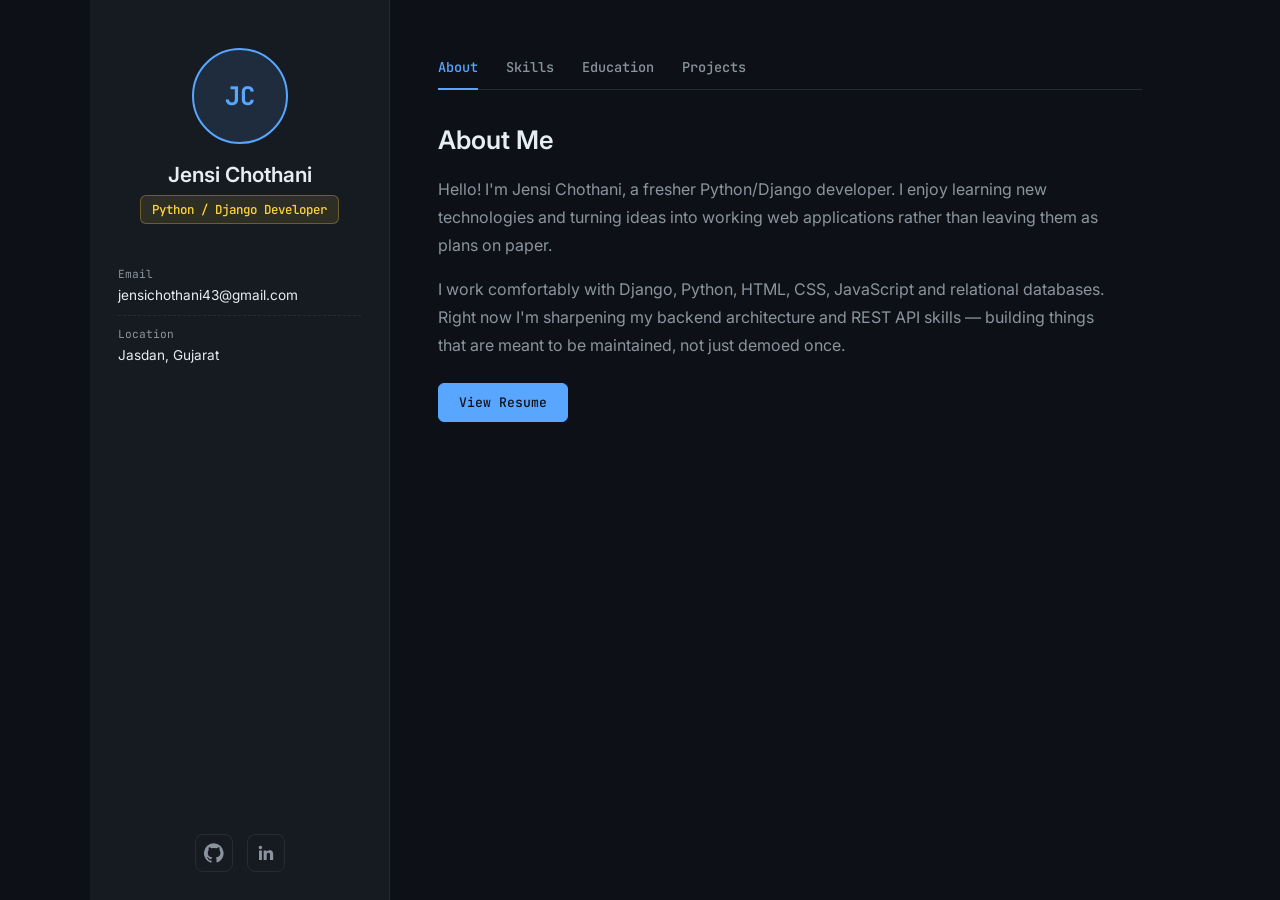
<file: index.html>
<!-- redeploy -->
<!DOCTYPE html>
<html lang="en">
<head>
<meta charset="UTF-8">
<meta name="viewport" content="width=device-width, initial-scale=1.0">
<title>Jensi Chothani | Python Django Developer</title>
<link rel="preconnect" href="https://fonts.googleapis.com">
<link href="https://fonts.googleapis.com/css2?family=JetBrains+Mono:wght@400;500;700;800&family=Inter:wght@400;500;600&display=swap" rel="stylesheet">
<link rel="stylesheet" href="style.css">
</head>
<body>

<div class="app">

  <!-- LEFT: profile panel -->
  <aside class="profile-panel">
    <div class="avatar">JC</div>
    <h1 class="p-name">Jensi Chothani</h1>
    <span class="p-role">Python / Django Developer</span>

    <div class="p-info">
      <div class="p-info-row">
        <span class="p-label">Email</span>
        <a href="mailto:jensichothani43@gmail.com">jensichothani43@gmail.com</a>
      </div>
     
      <div class="p-info-row">
        <span class="p-label">Location</span>
        <span>Jasdan, Gujarat</span>
      </div>
    </div>

    <div class="p-social">
      <a href="https://github.com/jensichothani43-creator" target="_blank" rel="noopener" aria-label="GitHub">
        <svg viewBox="0 0 24 24" width="20" height="20" fill="currentColor"><path d="M12 .3a12 12 0 0 0-3.8 23.4c.6.1.8-.3.8-.6v-2.2c-3.3.7-4-1.6-4-1.6-.6-1.4-1.4-1.8-1.4-1.8-1.1-.8.1-.7.1-.7 1.2.1 1.9 1.2 1.9 1.2 1.1 1.9 2.9 1.3 3.6 1 .1-.8.4-1.3.8-1.6-2.7-.3-5.5-1.3-5.5-5.9 0-1.3.5-2.4 1.2-3.2-.1-.3-.5-1.5.1-3.2 0 0 1-.3 3.3 1.2a11.5 11.5 0 0 1 6 0c2.3-1.5 3.3-1.2 3.3-1.2.6 1.7.2 2.9.1 3.2.8.8 1.2 1.9 1.2 3.2 0 4.6-2.8 5.6-5.5 5.9.4.4.8 1.1.8 2.2v3.3c0 .3.2.7.8.6A12 12 0 0 0 12 .3z"/></svg>
      </a>
      <a href="https://www.linkedin.com/in/jensi-chothani-b53b8340b/" target="_blank" rel="noopener" aria-label="LinkedIn">
        <svg viewBox="0 0 24 24" width="20" height="20" fill="currentColor"><path d="M20.4 20.4h-3.6v-5.6c0-1.3 0-3-1.9-3s-2.1 1.4-2.1 2.9v5.7H9.2V9h3.4v1.6h.1c.5-.9 1.7-1.9 3.5-1.9 3.7 0 4.4 2.4 4.4 5.6v6.1zM5.3 7.4a2.1 2.1 0 1 1 0-4.2 2.1 2.1 0 0 1 0 4.2zM7.1 20.4H3.6V9h3.5v11.4z"/></svg>
      </a>
    </div>
  </aside>

  <!-- RIGHT: tabbed content -->
  <main class="content-panel">

    <nav class="tabs">
      <button class="tab-btn active" data-tab="about">About</button>
      <button class="tab-btn" data-tab="skills">Skills</button>
      <button class="tab-btn" data-tab="education">Education</button>
      <button class="tab-btn" data-tab="projects">Projects</button>
    </nav>

    <!-- About -->
    <section id="about" class="tab-content active">
      <h2 class="section-title">About Me</h2>
      <p>
        Hello! I'm Jensi Chothani, a fresher Python/Django developer. I enjoy
        learning new technologies and turning ideas into working web applications
        rather than leaving them as plans on paper.
      </p>
      <p>
        I work comfortably with Django, Python, HTML, CSS, JavaScript and
        relational databases. Right now I'm sharpening my backend architecture
        and REST API skills — building things that are meant to be maintained,
        not just demoed once.
      </p>

      <div class="resume-row">
        <a href="Jensi_Chothani_Resume.pdf" target="_blank" class="btn btn-fill">View Resume</a>
      </div>
    </section>

    <!-- Skills -->
    <section id="skills" class="tab-content">
      <h2 class="section-title">My Skills</h2>

      <div class="skills-container">

        <div class="skill">
          <div class="skill-icon skill-python">
            <svg viewBox="0 0 32 32" fill="none" xmlns="http://www.w3.org/2000/svg"><path d="M15.9 3c-1.4 0-2.7.1-3.8.3-3.4.6-4 1.9-4 4.2v3.1h8v1H8.1 8c-2.3 0-4.3 1.4-5 4-.7 2.7-.7 4.5 0 7.3.5 2.1 1.7 3.6 4 3.6h2.6v-3.6c0-2.6 2.3-4.9 5-4.9h7.9c2.2 0 4-1.8 4-4v-6c0-2.1-1.8-3.7-4-4C21 3.1 18.4 3 15.9 3zm-4.4 2.6c.8 0 1.4.6 1.4 1.4 0 .8-.6 1.4-1.4 1.4-.8 0-1.4-.6-1.4-1.4 0-.8.6-1.4 1.4-1.4z" fill="#3776AB"/><path d="M16.1 29c1.4 0 2.7-.1 3.8-.3 3.4-.6 4-1.9 4-4.2v-3.1h-8v-1h7.9.1c2.3 0 4.3-1.4 5-4 .7-2.7.7-4.5 0-7.3-.5-2.1-1.7-3.6-4-3.6h-2.6v3.6c0 2.6-2.3 4.9-5 4.9H9.4c-2.2 0-4 1.8-4 4v6c0 2.1 1.8 3.7 4 4C11 28.9 13.6 29 16.1 29zm4.4-2.6c-.8 0-1.4-.6-1.4-1.4 0-.8.6-1.4 1.4-1.4.8 0 1.4.6 1.4 1.4 0 .8-.6 1.4-1.4 1.4z" fill="#FFD43B"/></svg>
          </div>
          <h3>Python</h3>
        </div>

        <div class="skill">
          <div class="skill-icon skill-django">
            <svg viewBox="0 0 32 32" xmlns="http://www.w3.org/2000/svg"><text x="16" y="22" font-family="monospace" font-weight="800" font-size="15" fill="#0C4B33" text-anchor="middle">Dj</text></svg>
          </div>
          <h3>Django</h3>
        </div>

        <div class="skill">
          <div class="skill-icon skill-html">
            <svg viewBox="0 0 32 32" xmlns="http://www.w3.org/2000/svg"><path d="M5 3h22l-2 22-9 3-9-3L5 3z" fill="#E44D26"/><path d="M16 6v20.5l7.3-2.4L24.8 6H16z" fill="#F16529"/><path d="M16 13.5h-4.6l-.3-3.5H16V6.5H8l.9 10h7.1v-3zM16 21.3l-3.1-.9-.2-2.3H9.2l.4 4.6 6.4 1.8v-3.2z" fill="#EBEBEB"/><path d="M16 13.5v3.5h4.3l-.4 4.4-3.9 1v3.2l6.4-1.8.9-9.7H16zM16 6.5v3.5h7.6l.3-3.5H16z" fill="#fff"/></svg>
          </div>
          <h3>HTML5</h3>
        </div>

        <div class="skill">
          <div class="skill-icon skill-css">
            <svg viewBox="0 0 32 32" xmlns="http://www.w3.org/2000/svg"><path d="M5 3h22l-2 22-9 3-9-3L5 3z" fill="#264DE4"/><path d="M16 6v20.5l7.3-2.4L24.8 6H16z" fill="#2965F1"/><path d="M16 15.3h-3.9L11.8 12H16V8.8H8.3l.9 10.5H16v-4zM16 24.4l-3.4-.9-.2-2.5H9.2l.4 5.1 6.4 1.8v-3.5z" fill="#EBEBEB"/><path d="M16 15.3v3.6h3.6l-.3 3.9-3.3.9v3.5l6.4-1.8.7-8.1H16zM16 8.8v3.4h7.4l.3-3.4H16z" fill="#fff"/></svg>
          </div>
          <h3>CSS3</h3>
        </div>

        <div class="skill">
          <div class="skill-icon skill-js">
            <svg viewBox="0 0 32 32" xmlns="http://www.w3.org/2000/svg"><rect width="32" height="32" rx="6" fill="#F7DF1E"/><path d="M21.5 22.7c.5.9 1.2 1.5 2.4 1.5 1 0 1.6-.5 1.6-1.2 0-.8-.6-1.1-1.7-1.6l-.6-.3c-1.7-.7-2.8-1.6-2.8-3.5 0-1.7 1.3-3.1 3.4-3.1 1.5 0 2.5.5 3.3 1.9l-1.8 1.1c-.4-.7-.8-1-1.5-1-.7 0-1.1.4-1.1 1 0 .7.4 1 1.4 1.4l.6.3c2 .9 3.1 1.7 3.1 3.7 0 2.1-1.6 3.2-3.8 3.2-2.1 0-3.5-1-4.2-2.3l1.7-1.1zM12.7 22.9c.4.6.7 1.1 1.5 1.1.8 0 1.3-.3 1.3-1.5v-8h2.3v8.1c0 2.4-1.4 3.5-3.4 3.5-1.8 0-2.9-.9-3.4-2.1l1.7-1.1z" fill="#000"/></svg>
          </div>
          <h3>JavaScript</h3>
        </div>

        <div class="skill">
          <div class="skill-icon skill-sql">
            <svg viewBox="0 0 32 32" xmlns="http://www.w3.org/2000/svg"><ellipse cx="16" cy="8" rx="10" ry="4" fill="#58A6FF"/><path d="M6 8v16c0 2.2 4.5 4 10 4s10-1.8 10-4V8" fill="none" stroke="#58A6FF" stroke-width="2.2"/><path d="M6 15c0 2.2 4.5 4 10 4s10-1.8 10-4" fill="none" stroke="#58A6FF" stroke-width="2.2"/></svg>
          </div>
          <h3>SQL</h3>
        </div>

        <div class="skill">
          <div class="skill-icon skill-git">
            <svg viewBox="0 0 32 32" xmlns="http://www.w3.org/2000/svg"><path d="M29.3 14.6L17.4 2.7a1.6 1.6 0 0 0-2.3 0l-2.4 2.4 3 3a2 2 0 0 1 2.5 2.5l2.9 2.9a2 2 0 1 1-1.2 1.2l-2.7-2.7v7.1a2 2 0 1 1-1.6 0v-7.2a2 2 0 0 1-1.1-2.6L11.3 6 2.7 14.6a1.6 1.6 0 0 0 0 2.3l11.9 11.9a1.6 1.6 0 0 0 2.3 0l12.4-12.4a1.6 1.6 0 0 0 0-2.3z" fill="#F05033"/></svg>
          </div>
          <h3>Git &amp; GitHub</h3>
        </div>

        <div class="skill">
          <div class="skill-icon skill-api">
            <svg viewBox="0 0 32 32" xmlns="http://www.w3.org/2000/svg"><circle cx="9" cy="16" r="4" fill="#58A6FF"/><circle cx="23" cy="9" r="4" fill="#58A6FF"/><circle cx="23" cy="23" r="4" fill="#58A6FF"/><path d="M12.5 14.5L19.5 10.5M12.5 17.5L19.5 21.5" stroke="#58A6FF" stroke-width="2"/></svg>
          </div>
          <h3>REST API</h3>
        </div>

      </div>
    </section>

    <!-- Education -->
    <section id="education" class="tab-content">
      <h2 class="section-title">Education</h2>
      <div class="education-card">
        <h3>BCA Graduate</h3>
        <p>K.P. Dholakiya Infotech Mahila College — Amreli</p>
        <div class="edu-meta">
          <span>Year: 2026</span>
          <span>CGPA: 7.2</span>
        </div>
      </div>
    </section>

    <!-- Projects -->
    <section id="projects" class="tab-content">
      <h2 class="section-title">My Projects</h2>

      <div class="projects-container">
        <div class="project-card">
          <div class="project-file-tab">blog/</div>
          <h3>MyBlog — Django Blog Website</h3>
          <p>
            A complete blog website built using Django. Users can register,
            log in, create posts, edit posts, delete posts, and interact
            with blog content.
          </p>
          <div class="project-tech">
            <span>Python</span><span>Django</span><span>HTML</span><span>CSS</span><span>SQLite</span>
          </div>
          <div class="project-links">
            <a href="https://blog-ak8g.onrender.com/" target="_blank" rel="noopener">Live Demo →</a>
          </div>
        </div>

        <div class="project-card">
          <div class="project-file-tab">movie-booking/</div>
          <h3>Movie Ticket Booking Application</h3>
          <p>
            A full-stack movie ticket booking application that lets users
            browse movies, select shows and seats, book tickets, and pay
            online. Includes authentication and an admin dashboard for
            managing movies, shows and bookings.
          </p>
          <div class="project-tech">
            <span>Python</span><span>FastAPI</span><span>React</span><span>MySQL</span><span>SQLAlchemy</span><span>JWT</span><span>Stripe</span>
          </div>
          <div class="project-links">
            <a href="https://movie-ticket-booking-frontend-btke.vercel.app/home" target="_blank" rel="noopener">Live demo →</a>
          </div>
        </div>
      </div>
    </section>

  </main>
</div>

<script src="script.js"></script>
</body>
</html>
</file>
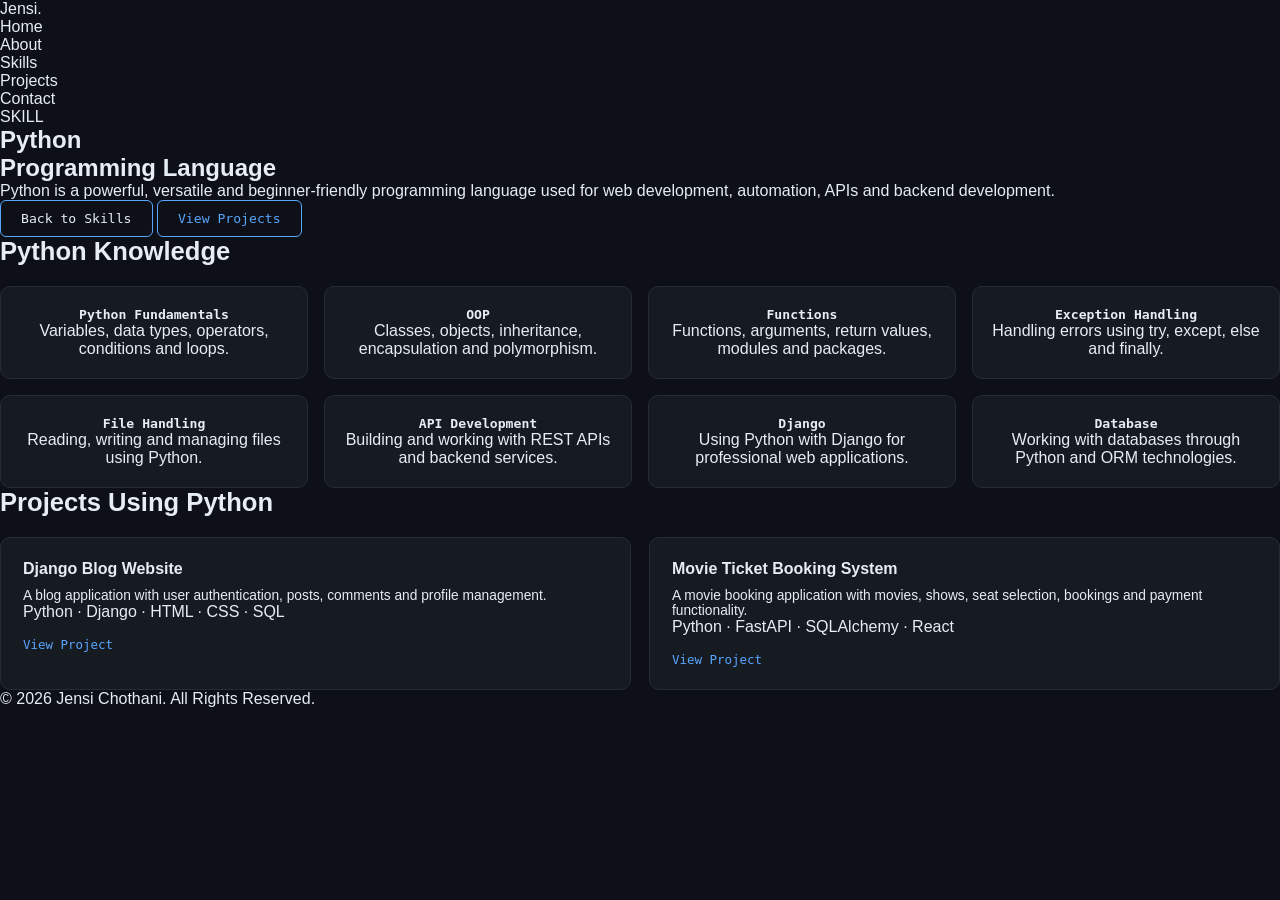
<file: python.html>
<!DOCTYPE html>
<html lang="en">
<head>
    <meta charset="UTF-8">
    <meta name="viewport" content="width=device-width, initial-scale=1.0">

    <title>Python | Jensi Chothani</title>

    <link rel="stylesheet" href="style.css">
</head>

<body>

    <!-- Navbar -->
    <header>
        <nav class="navbar">

            <div class="logo">
                Jensi<span>.</span>
            </div>

            <ul class="nav-links">
                <li><a href="index.html">Home</a></li>
                <li><a href="index.html#about">About</a></li>
                <li><a href="index.html#skills">Skills</a></li>
                <li><a href="index.html#projects">Projects</a></li>
                <li><a href="index.html#contact">Contact</a></li>
            </ul>

        </nav>
    </header>


    <!-- Python Hero -->
    <section class="hero">
        <div class="hero-content">

            <div class="small-title">SKILL</div>

            <h1>Python</h1>

            <h2>Programming Language</h2>

            <p>
                Python is a powerful, versatile and beginner-friendly
                programming language used for web development,
                automation, APIs and backend development.
            </p>

            <div class="hero-buttons">

                <a href="index.html#skills" class="btn">
                    Back to Skills
                </a>

                <a href="index.html#projects" class="btn btn-outline">
                    View Projects
                </a>

            </div>

        </div>
    </section>


    <!-- Python Skills -->
    <section class="section">

        <h2 class="section-title">
            Python Knowledge
        </h2>

        <div class="skills-container">

            <div class="skill">
                <h3>Python Fundamentals</h3>
                <p>
                    Variables, data types, operators,
                    conditions and loops.
                </p>
            </div>

            <div class="skill">
                <h3>OOP</h3>
                <p>
                    Classes, objects, inheritance,
                    encapsulation and polymorphism.
                </p>
            </div>

            <div class="skill">
                <h3>Functions</h3>
                <p>
                    Functions, arguments, return values,
                    modules and packages.
                </p>
            </div>

            <div class="skill">
                <h3>Exception Handling</h3>
                <p>
                    Handling errors using try, except,
                    else and finally.
                </p>
            </div>

            <div class="skill">
                <h3>File Handling</h3>
                <p>
                    Reading, writing and managing
                    files using Python.
                </p>
            </div>

            <div class="skill">
                <h3>API Development</h3>
                <p>
                    Building and working with
                    REST APIs and backend services.
                </p>
            </div>

            <div class="skill">
                <h3>Django</h3>
                <p>
                    Using Python with Django for
                    professional web applications.
                </p>
            </div>

            <div class="skill">
                <h3>Database</h3>
                <p>
                    Working with databases through
                    Python and ORM technologies.
                </p>
            </div>

        </div>

    </section>


    <!-- Projects -->
    <section class="section">

        <h2 class="section-title">
            Projects Using Python
        </h2>

        <div class="projects-container">

            <div class="project-card">

                <h3>Django Blog Website</h3>

                <p>
                    A blog application with user
                    authentication, posts, comments
                    and profile management.
                </p>

                <div class="project-tech">
                    Python · Django · HTML · CSS · SQL
                </div>

                <div class="project-links">
                    <a href="index.html#projects">
                        View Project
                    </a>
                </div>

            </div>


            <div class="project-card">

                <h3>Movie Ticket Booking System</h3>

                <p>
                    A movie booking application with
                    movies, shows, seat selection,
                    bookings and payment functionality.
                </p>

                <div class="project-tech">
                    Python · FastAPI · SQLAlchemy · React
                </div>

                <div class="project-links">
                    <a href="index.html#projects">
                        View Project
                    </a>
                </div>

            </div>

        </div>

    </section>


    <!-- Footer -->
    <footer>
        <p>
            © 2026 Jensi Chothani. All Rights Reserved.
        </p>
    </footer>

</body>
</html>
</file>
<file: style.css>
/* ============================================================
   PORTFOLIO STYLESHEET
   Author: Jensi Chothani
   Description: Dark-themed developer portfolio layout
   ============================================================ */


/* ------------------------------------------------------------
   1. ROOT VARIABLES
   ------------------------------------------------------------ */
:root {
  --bg: #0d1117;
  --surface: #161b22;
  --surface-soft: #11151c;
  --border: #262c36;
  --text: #e6edf3;
  --muted: #8b949e;
  --accent: #58a6ff;
  --yellow: #ffd43b;
  --accent-soft: rgba(88, 166, 255, 0.12);
  --mono: "JetBrains Mono", monospace;
  --sans: "Inter", sans-serif;
}


/* ------------------------------------------------------------
   2. RESET & BASE STYLES
   ------------------------------------------------------------ */
* {
  box-sizing: border-box;
  margin: 0;
  padding: 0;
}

html {
  scroll-behavior: smooth;
}

body {
  min-height: 100vh;
  background: var(--bg);
  color: var(--text);
  font-family: var(--sans);
  overflow-x: auto; /* allow horizontal scroll instead of squeezing layout */
}

a {
  color: inherit;
  text-decoration: none;
}

button {
  font: inherit;
}


/* ------------------------------------------------------------
   3. APP LAYOUT (Sidebar + Content)
   ------------------------------------------------------------
   The layout is fixed at 1100px on purpose so that mobile
   devices render the exact same side-by-side layout as
   desktop, instead of stacking the sidebar above the content.
   Narrow screens will need to scroll horizontally.
   ------------------------------------------------------------ */
.app {
  display: flex;
  width: 1100px;
  max-width: none;
  min-height: 100vh;
  margin: 0 auto;
}


/* ------------------------------------------------------------
   4. PROFILE PANEL (Sidebar)
   ------------------------------------------------------------ */
.profile-panel {
  position: sticky;
  top: 0;
  display: flex;
  flex: 0 0 300px;
  flex-direction: column;
  align-items: center;
  width: 300px;
  height: 100vh;
  padding: 48px 28px 28px;
  text-align: center;
  background: var(--surface);
  border-right: 1px solid var(--border);
}

.avatar {
  display: grid;
  width: 96px;
  height: 96px;
  margin-bottom: 18px;
  place-items: center;
  border: 2px solid var(--accent);
  border-radius: 50%;
  background: var(--accent-soft);
  color: var(--accent);
  font: 700 1.6rem var(--mono);
}

.p-name {
  margin-bottom: 8px;
  font-size: 1.3rem;
  font-weight: 600;
}

.p-role {
  display: inline-block;
  margin-bottom: 32px;
  padding: 5px 11px;
  border: 1px solid rgba(255, 212, 59, 0.3);
  border-radius: 6px;
  background: rgba(255, 212, 59, 0.1);
  color: var(--yellow);
  font: 500 0.78rem var(--mono);
}

.p-info {
  width: 100%;
  margin-bottom: 24px;
  text-align: left;
}

.p-info-row {
  padding: 11px 0;
  border-bottom: 1px dashed var(--border);
}

.p-info-row:last-child {
  border-bottom: 0;
}

.p-label {
  display: block;
  margin-bottom: 3px;
  color: var(--muted);
  font: 0.7rem var(--mono);
}

.p-info-row a,
.p-info-row span:last-child {
  font-size: 0.85rem;
  overflow-wrap: anywhere;
}

.p-info-row a:hover {
  color: var(--accent);
}

.p-social {
  display: flex;
  gap: 14px;
  margin-top: auto;
}

.p-social a {
  display: grid;
  width: 38px;
  height: 38px;
  place-items: center;
  border: 1px solid var(--border);
  border-radius: 8px;
  color: var(--muted);
  transition: 0.2s ease;
}

.p-social a:hover {
  border-color: var(--accent);
  color: var(--accent);
}


/* ------------------------------------------------------------
   5. CONTENT PANEL
   ------------------------------------------------------------ */
.content-panel {
  flex: 1;
  min-width: 0;
  padding: 48px;
}


/* ------------------------------------------------------------
   6. TABS
   ------------------------------------------------------------ */
.tabs {
  display: flex;
  gap: 28px;
  margin-bottom: 34px;
  border-bottom: 1px solid var(--border);
}

.tab-btn {
  position: relative;
  padding: 10px 0 13px;
  border: 0;
  background: transparent;
  color: var(--muted);
  cursor: pointer;
  font: 500 0.85rem var(--mono);
  white-space: nowrap;
}

.tab-btn:hover {
  color: var(--text);
}

.tab-btn.active {
  color: var(--accent);
}

.tab-btn.active::after {
  position: absolute;
  right: 0;
  bottom: -1px;
  left: 0;
  height: 2px;
  background: var(--accent);
  content: "";
}

.tab-content {
  display: none;
  animation: fade 0.2s ease;
}

.tab-content.active {
  display: block;
}

@keyframes fade {
  from {
    opacity: 0;
    transform: translateY(4px);
  }
  to {
    opacity: 1;
    transform: translateY(0);
  }
}


/* ------------------------------------------------------------
   7. SECTION / TEXT STYLES
   ------------------------------------------------------------ */
.section-title {
  margin-bottom: 20px;
  font-size: 1.6rem;
  font-weight: 600;
}

.tab-content p {
  max-width: 68ch;
  margin-bottom: 16px;
  color: var(--muted);
  line-height: 1.75;
}


/* ------------------------------------------------------------
   8. BUTTONS
   ------------------------------------------------------------ */
.resume-row {
  display: flex;
  flex-wrap: wrap;
  gap: 14px;
  margin-top: 24px;
}

.btn {
  display: inline-flex;
  align-items: center;
  justify-content: center;
  padding: 10px 20px;
  border: 1px solid var(--accent);
  border-radius: 6px;
  font: 500 0.82rem var(--mono);
  transition: 0.2s ease;
  white-space: nowrap;
}

.btn-fill {
  background: var(--accent);
  color: var(--bg);
}

.btn-outline {
  color: var(--accent);
}

.btn:hover {
  opacity: 0.85;
  transform: translateY(-1px);
}


/* ------------------------------------------------------------
   9. SKILLS SECTION
   ------------------------------------------------------------ */
.skills-container {
  display: grid;
  grid-template-columns: repeat(4, minmax(0, 1fr));
  gap: 16px;
}

.skill {
  padding: 20px 12px;
  border: 1px solid var(--border);
  border-radius: 10px;
  background: var(--surface);
  text-align: center;
  transition: 0.2s ease;
}

.skill:hover {
  border-color: var(--accent);
  transform: translateY(-4px);
}

.skill-icon {
  display: grid;
  width: 52px;
  height: 52px;
  margin: 0 auto 11px;
  padding: 8px;
  place-items: center;
  border-radius: 12px;
  background: #fff;
}

.skill-icon svg {
  width: 100%;
  height: 100%;
}

.skill h3 {
  font: 600 0.82rem var(--mono);
}


/* ------------------------------------------------------------
   10. EDUCATION SECTION
   ------------------------------------------------------------ */
.education-card {
  max-width: 520px;
  padding: 24px;
  border: 1px solid var(--border);
  border-radius: 10px;
  background: var(--surface);
}

.education-card h3 {
  margin-bottom: 7px;
}

.education-card p {
  margin-bottom: 16px;
}

.edu-meta {
  display: flex;
  flex-wrap: wrap;
  gap: 18px;
  color: var(--accent);
  font: 0.78rem var(--mono);
}


/* ------------------------------------------------------------
   11. PROJECTS SECTION
   ------------------------------------------------------------ */
.projects-container {
  display: grid;
  grid-template-columns: repeat(2, minmax(0, 1fr));
  gap: 18px;
}

.project-card {
  padding: 22px;
  border: 1px solid var(--border);
  border-radius: 10px;
  background: var(--surface);
}

.project-file-tab {
  display: inline-block;
  margin-bottom: 12px;
  padding: 4px 9px;
  border-radius: 6px;
  background: var(--surface-soft);
  color: var(--muted);
  font: 0.7rem var(--mono);
}

.project-card h3 {
  margin-bottom: 10px;
  font-size: 1rem;
}

.project-card p {
  font-size: 0.86rem;
}

.project-tech {
  display: flex;
  flex-wrap: wrap;
  gap: 6px;
  margin-bottom: 16px;
}

.project-tech span {
  padding: 4px 7px;
  border-radius: 5px;
  background: var(--accent-soft);
  color: var(--accent);
  font: 0.68rem var(--mono);
}

.project-links {
  display: flex;
  flex-wrap: wrap;
  gap: 16px;
}

.project-links a {
  color: var(--accent);
  font: 0.78rem var(--mono);
}

.project-links a:hover {
  text-decoration: underline;
}


/* ------------------------------------------------------------
   12. RESPONSIVE BEHAVIOR — INTENTIONALLY DISABLED
   ------------------------------------------------------------
   By design, this stylesheet does NOT stack the sidebar above
   the content on smaller screens. The .app container has a
   fixed width of 1100px (see section 3), and the <body> allows
   horizontal scrolling (see section 2), so mobile devices show
   the same side-by-side layout as desktop and simply scroll
   sideways on narrow viewports.
   ------------------------------------------------------------ */
</file>
